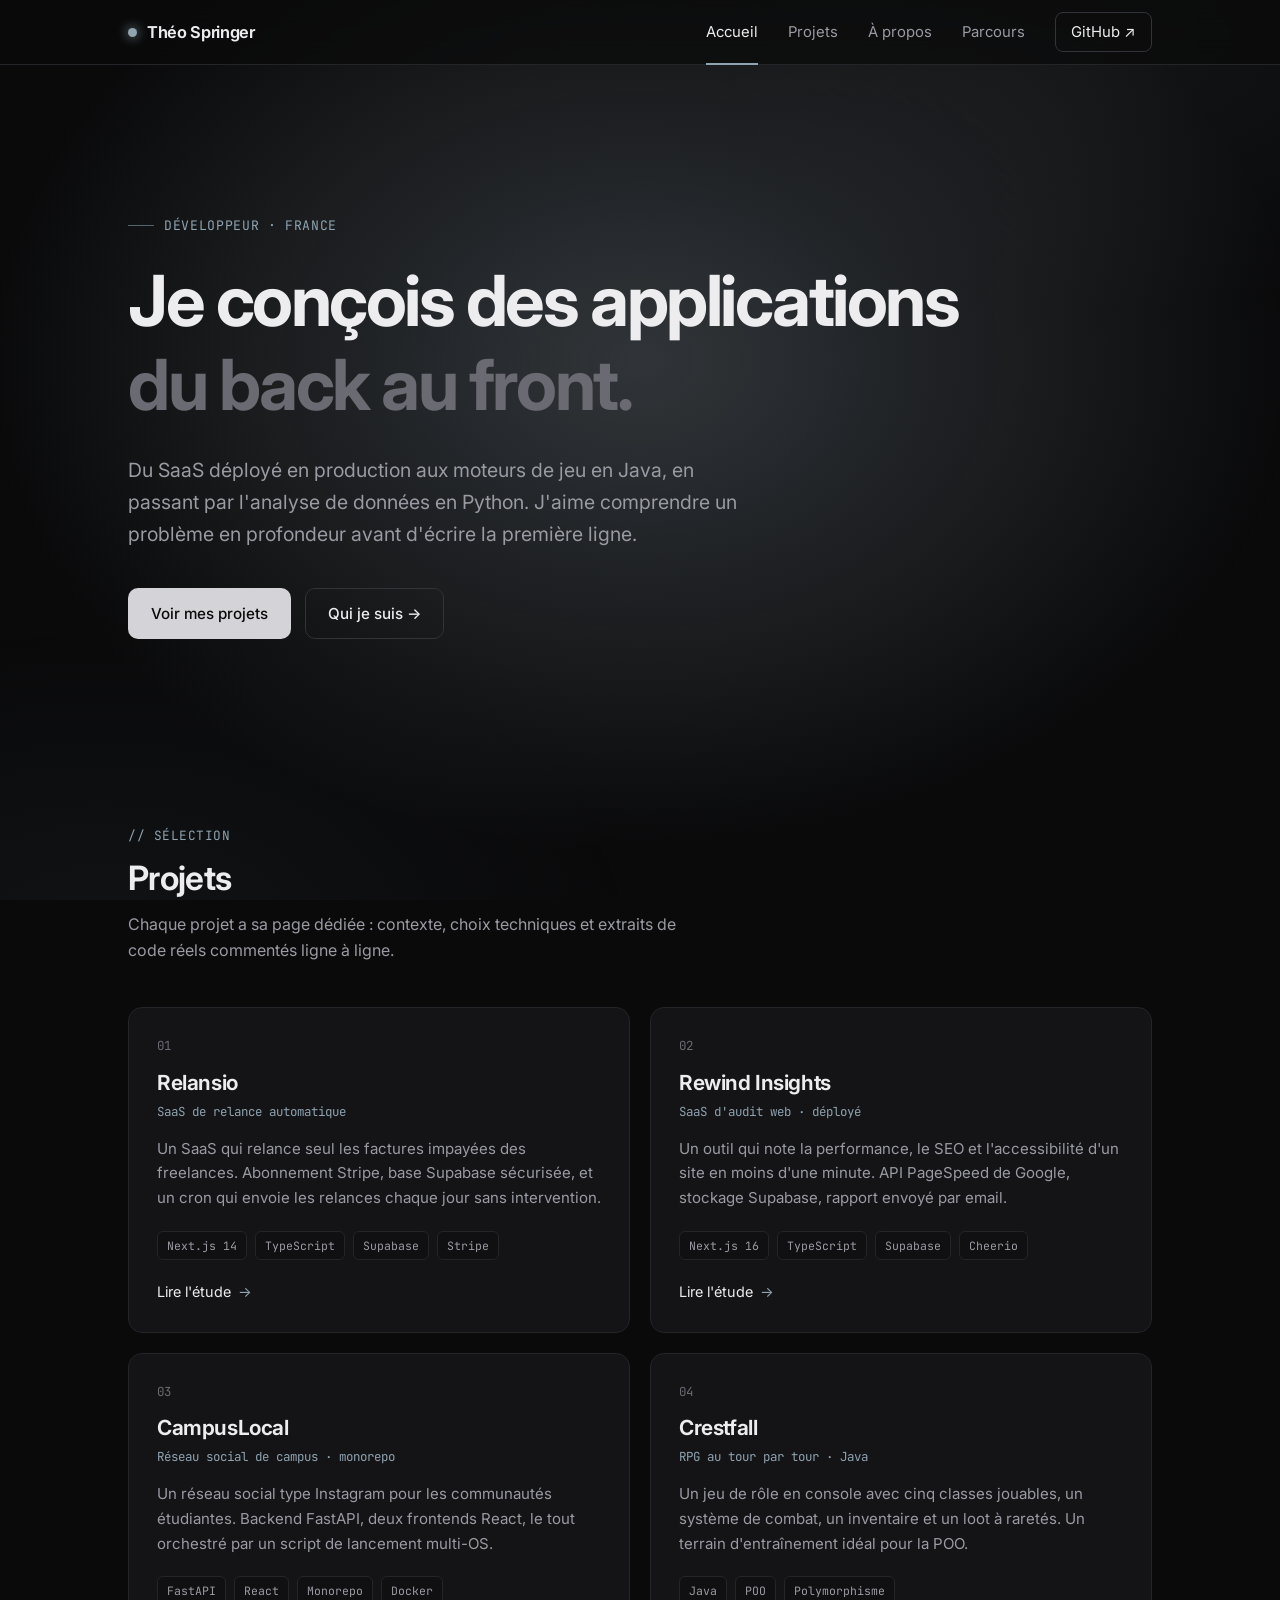
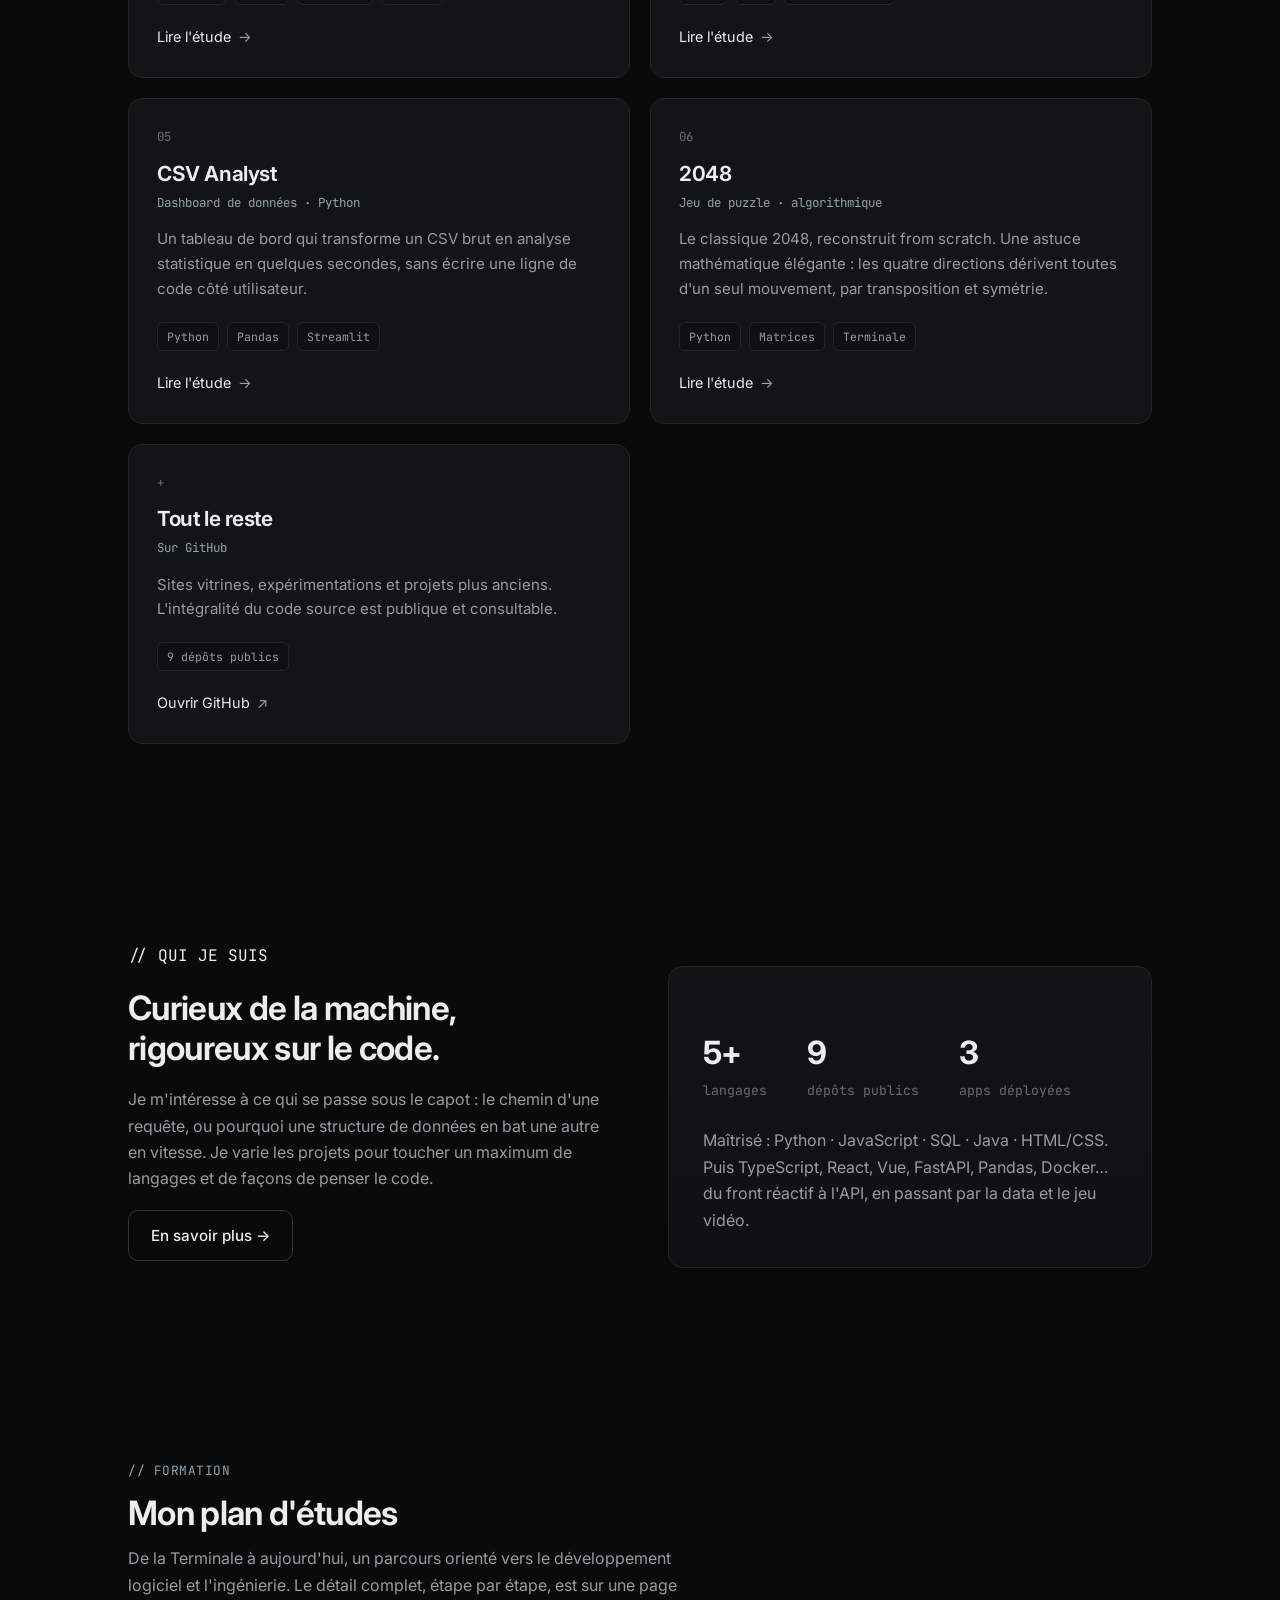
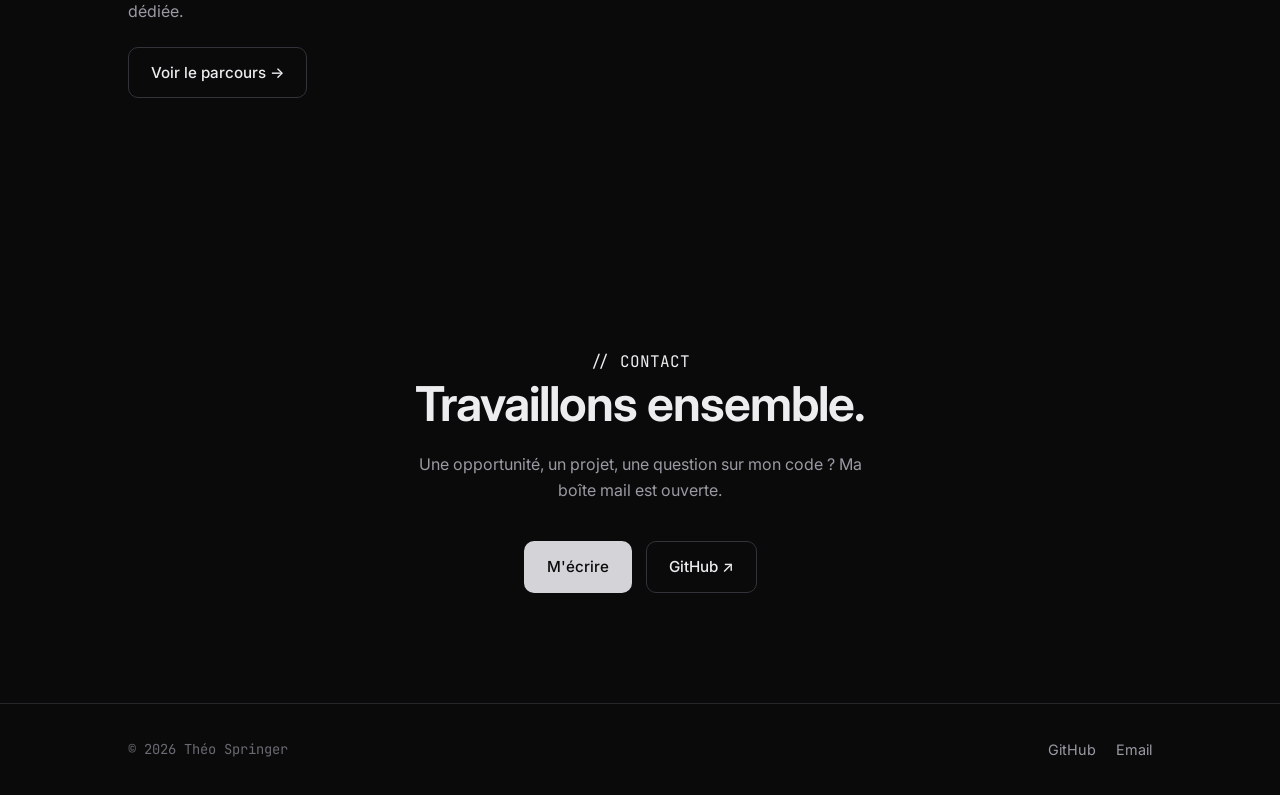
<file: index.html>
<!DOCTYPE html>
<html lang="fr">
<head>
  <meta charset="UTF-8">
  <meta name="viewport" content="width=device-width, initial-scale=1.0">
  <title>Théo Springer — Développeur</title>
  <meta name="description" content="Portfolio de Théo Springer, développeur. Projets full-stack, applications Python, jeux Java. Basé en France.">
  <link rel="preconnect" href="https://fonts.googleapis.com">
  <link rel="preconnect" href="https://fonts.gstatic.com" crossorigin>
  <link href="https://fonts.googleapis.com/css2?family=Inter:wght@400;500;600;700&family=JetBrains+Mono:wght@400;500&display=swap" rel="stylesheet">
  <link rel="stylesheet" href="assets/css/style.css">
</head>
<body>

  <nav class="nav">
    <div class="wrap nav-inner">
      <a href="index.html" class="brand"><span class="dot"></span>Théo Springer</a>
      <div class="nav-links">
        <a href="index.html" class="active">Accueil</a>
        <a href="index.html#projets">Projets</a>
        <a href="about.html">À propos</a>
        <a href="parcours.html">Parcours</a>
        <a href="https://github.com/Theo-Springer" target="_blank" rel="noopener" class="nav-cta">GitHub ↗</a>
      </div>
      <button class="burger" aria-label="Menu">☰</button>
    </div>
  </nav>

  <!-- HERO -->
  <header class="hero">
    <div class="wrap">
      <div class="reveal">
        <div class="eyebrow mono">DÉVELOPPEUR · FRANCE</div>
        <h1>Je conçois des applications<br><span class="grey">du back au front.</span></h1>
        <p class="lead">Du SaaS déployé en production aux moteurs de jeu en Java, en passant par l'analyse de données en Python. J'aime comprendre un problème en profondeur avant d'écrire la première ligne.</p>
        <div class="hero-actions">
          <a href="index.html#projets" class="btn btn-primary">Voir mes projets</a>
          <a href="about.html" class="btn btn-ghost">Qui je suis →</a>
        </div>
      </div>
    </div>
  </header>

  <!-- PROJETS -->
  <section class="section" id="projets">
    <div class="wrap">
      <div class="section-head reveal">
        <span class="kicker mono">// SÉLECTION</span>
        <h2>Projets</h2>
        <p>Chaque projet a sa page dédiée : contexte, choix techniques et extraits de code réels commentés ligne à ligne.</p>
      </div>

      <div class="grid">

        <a href="projets/relansio.html" class="card reveal">
          <span class="idx mono">01</span>
          <h3>Relansio</h3>
          <div class="role mono">SaaS de relance automatique</div>
          <p>Un SaaS qui relance seul les factures impayées des freelances. Abonnement Stripe, base Supabase sécurisée, et un cron qui envoie les relances chaque jour sans intervention.</p>
          <div class="tags">
            <span class="tag">Next.js 14</span><span class="tag">TypeScript</span><span class="tag">Supabase</span><span class="tag">Stripe</span>
          </div>
          <span class="go">Lire l'étude <span class="arrow">→</span></span>
        </a>

        <a href="projets/rewind-insights.html" class="card reveal">
          <span class="idx mono">02</span>
          <h3>Rewind Insights</h3>
          <div class="role mono">SaaS d'audit web · déployé</div>
          <p>Un outil qui note la performance, le SEO et l'accessibilité d'un site en moins d'une minute. API PageSpeed de Google, stockage Supabase, rapport envoyé par email.</p>
          <div class="tags">
            <span class="tag">Next.js 16</span><span class="tag">TypeScript</span><span class="tag">Supabase</span><span class="tag">Cheerio</span>
          </div>
          <span class="go">Lire l'étude <span class="arrow">→</span></span>
        </a>

        <a href="projets/campuslocal.html" class="card reveal">
          <span class="idx mono">03</span>
          <h3>CampusLocal</h3>
          <div class="role mono">Réseau social de campus · monorepo</div>
          <p>Un réseau social type Instagram pour les communautés étudiantes. Backend FastAPI, deux frontends React, le tout orchestré par un script de lancement multi-OS.</p>
          <div class="tags">
            <span class="tag">FastAPI</span><span class="tag">React</span><span class="tag">Monorepo</span><span class="tag">Docker</span>
          </div>
          <span class="go">Lire l'étude <span class="arrow">→</span></span>
        </a>

        <a href="projets/crestfall.html" class="card reveal">
          <span class="idx mono">04</span>
          <h3>Crestfall</h3>
          <div class="role mono">RPG au tour par tour · Java</div>
          <p>Un jeu de rôle en console avec cinq classes jouables, un système de combat, un inventaire et un loot à raretés. Un terrain d'entraînement idéal pour la POO.</p>
          <div class="tags">
            <span class="tag">Java</span><span class="tag">POO</span><span class="tag">Polymorphisme</span>
          </div>
          <span class="go">Lire l'étude <span class="arrow">→</span></span>
        </a>

        <a href="projets/csv-analyst.html" class="card reveal">
          <span class="idx mono">05</span>
          <h3>CSV Analyst</h3>
          <div class="role mono">Dashboard de données · Python</div>
          <p>Un tableau de bord qui transforme un CSV brut en analyse statistique en quelques secondes, sans écrire une ligne de code côté utilisateur.</p>
          <div class="tags">
            <span class="tag">Python</span><span class="tag">Pandas</span><span class="tag">Streamlit</span>
          </div>
          <span class="go">Lire l'étude <span class="arrow">→</span></span>
        </a>

        <a href="projets/2048.html" class="card reveal">
          <span class="idx mono">06</span>
          <h3>2048</h3>
          <div class="role mono">Jeu de puzzle · algorithmique</div>
          <p>Le classique 2048, reconstruit from scratch. Une astuce mathématique élégante : les quatre directions dérivent toutes d'un seul mouvement, par transposition et symétrie.</p>
          <div class="tags">
            <span class="tag">Python</span><span class="tag">Matrices</span><span class="tag">Terminale</span>
          </div>
          <span class="go">Lire l'étude <span class="arrow">→</span></span>
        </a>

        <a href="https://github.com/Theo-Springer" target="_blank" rel="noopener" class="card reveal">
          <span class="idx mono">+</span>
          <h3>Tout le reste</h3>
          <div class="role mono">Sur GitHub</div>
          <p>Sites vitrines, expérimentations et projets plus anciens. L'intégralité du code source est publique et consultable.</p>
          <div class="tags"><span class="tag">9 dépôts publics</span></div>
          <span class="go">Ouvrir GitHub <span class="arrow">↗</span></span>
        </a>

      </div>
    </div>
  </section>

  <!-- ABOUT TEASER -->
  <section class="section">
    <div class="wrap">
      <div class="split">
        <div class="stack reveal">
          <span class="kicker mono">// QUI JE SUIS</span>
          <h2>Curieux de la machine,<br>rigoureux sur le code.</h2>
          <p>Je m'intéresse à ce qui se passe sous le capot : le chemin d'une requête, ou pourquoi une structure de données en bat une autre en vitesse. Je varie les projets pour toucher un maximum de langages et de façons de penser le code.</p>
          <div><a href="about.html" class="btn btn-ghost">En savoir plus →</a></div>
        </div>
        <div class="reveal">
          <div class="callout">
            <div class="stat-row">
              <div class="stat"><div class="n">5+</div><div class="l mono">langages</div></div>
              <div class="stat"><div class="n">9</div><div class="l mono">dépôts publics</div></div>
              <div class="stat"><div class="n">3</div><div class="l mono">apps déployées</div></div>
            </div>
            <p style="margin-top:26px;">Maîtrisé : Python · JavaScript · SQL · Java · HTML/CSS. Puis TypeScript, React, Vue, FastAPI, Pandas, Docker… du front réactif à l'API, en passant par la data et le jeu vidéo.</p>
          </div>
        </div>
      </div>
    </div>
  </section>

  <!-- PARCOURS TEASER -->
  <section class="section">
    <div class="wrap">
      <div class="section-head reveal">
        <span class="kicker mono">// FORMATION</span>
        <h2>Mon plan d'études</h2>
        <p>De la Terminale à aujourd'hui, un parcours orienté vers le développement logiciel et l'ingénierie. Le détail complet, étape par étape, est sur une page dédiée.</p>
        <div style="margin-top:22px;"><a href="parcours.html" class="btn btn-ghost">Voir le parcours →</a></div>
      </div>
    </div>
  </section>

  <!-- CONTACT -->
  <section class="contact-band" id="contact">
    <div class="wrap reveal">
      <span class="kicker mono">// CONTACT</span>
      <h2>Travaillons ensemble.</h2>
      <p>Une opportunité, un projet, une question sur mon code ? Ma boîte mail est ouverte.</p>
      <div class="hero-actions" style="justify-content:center;">
        <a href="mailto:theo.springer.iut@gmail.com?subject=Contact%20via%20votre%20portfolio" class="btn btn-primary">M'écrire</a>
        <a href="https://github.com/Theo-Springer" target="_blank" rel="noopener" class="btn btn-ghost">GitHub ↗</a>
      </div>
    </div>
  </section>

  <footer>
    <div class="wrap foot-inner">
      <span class="muted">© 2026 Théo Springer</span>
      <div class="socials">
        <a href="https://github.com/Theo-Springer" target="_blank" rel="noopener">GitHub</a>
        <a href="mailto:theo.springer.iut@gmail.com">Email</a>
      </div>
    </div>
  </footer>

  <script src="assets/js/main.js"></script>
</body>
</html>
</file>
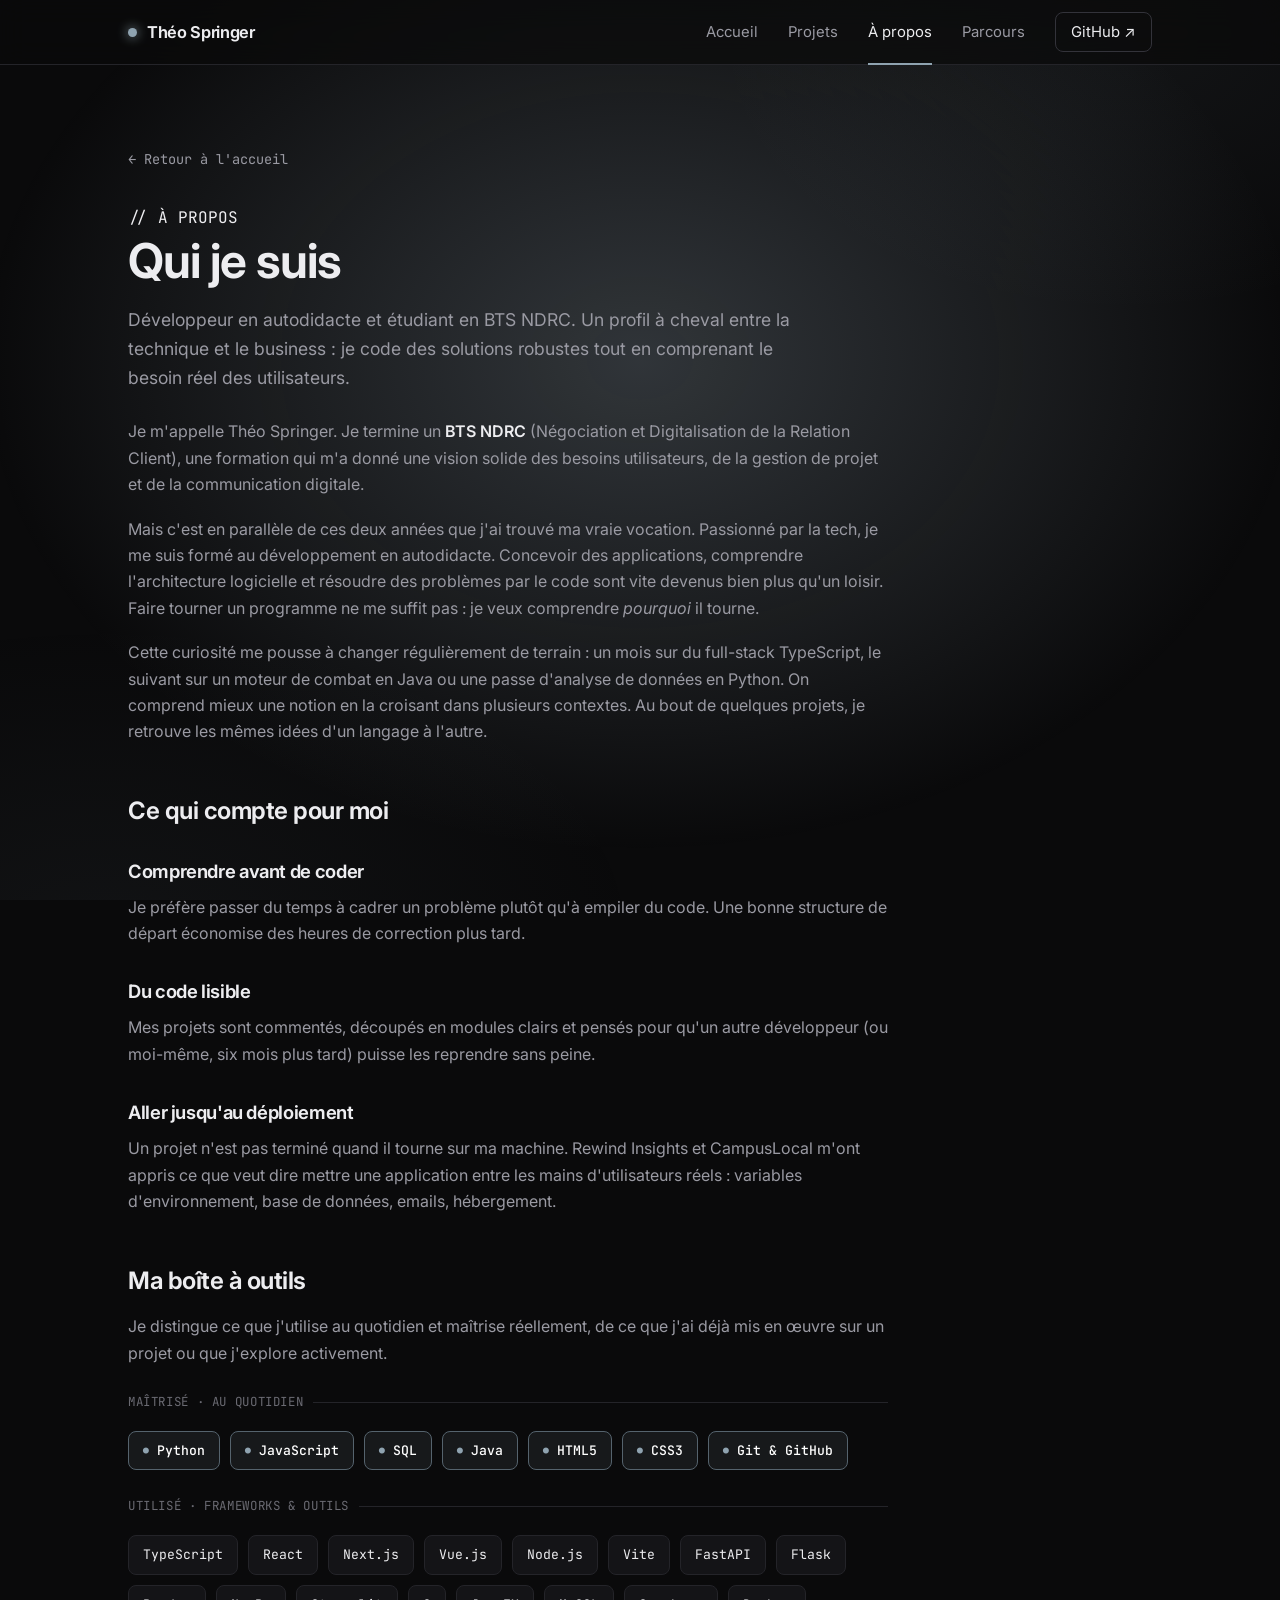
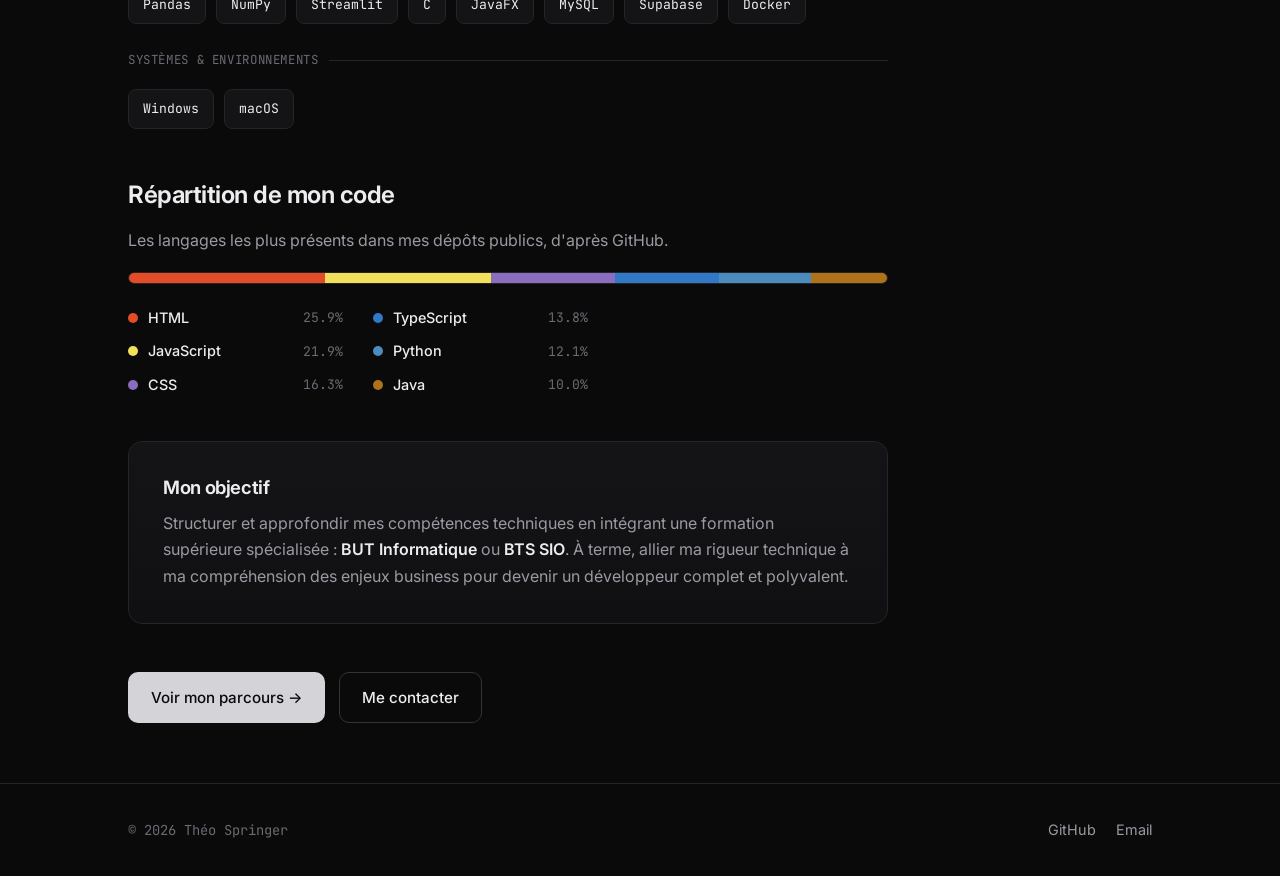
<file: about.html>
<!DOCTYPE html>
<html lang="fr">
<head>
  <meta charset="UTF-8">
  <meta name="viewport" content="width=device-width, initial-scale=1.0">
  <title>À propos — Théo Springer</title>
  <meta name="description" content="Qui est Théo Springer : parcours, valeurs et façon de travailler.">
  <link rel="preconnect" href="https://fonts.googleapis.com">
  <link rel="preconnect" href="https://fonts.gstatic.com" crossorigin>
  <link href="https://fonts.googleapis.com/css2?family=Inter:wght@400;500;600;700&family=JetBrains+Mono:wght@400;500&display=swap" rel="stylesheet">
  <link rel="stylesheet" href="assets/css/style.css">
</head>
<body>

  <nav class="nav">
    <div class="wrap nav-inner">
      <a href="index.html" class="brand"><span class="dot"></span>Théo Springer</a>
      <div class="nav-links">
        <a href="index.html">Accueil</a>
        <a href="index.html#projets">Projets</a>
        <a href="about.html" class="active">À propos</a>
        <a href="parcours.html">Parcours</a>
        <a href="https://github.com/Theo-Springer" target="_blank" rel="noopener" class="nav-cta">GitHub ↗</a>
      </div>
      <button class="burger" aria-label="Menu">☰</button>
    </div>
  </nav>

  <main class="article">
    <div class="wrap">
      <a href="index.html" class="back-link mono">← Retour à l'accueil</a>

      <div class="reveal">
        <span class="kicker mono">// À PROPOS</span>
        <h1>Qui je suis</h1>
        <p class="subtitle">Développeur en autodidacte et étudiant en BTS NDRC. Un profil à cheval entre la technique et le business : je code des solutions robustes tout en comprenant le besoin réel des utilisateurs.</p>
      </div>

      <div class="prose reveal">
        <p>Je m'appelle Théo Springer. Je termine un <strong>BTS NDRC</strong> (Négociation et Digitalisation de la Relation Client), une formation qui m'a donné une vision solide des besoins utilisateurs, de la gestion de projet et de la communication digitale.</p>

        <p>Mais c'est en parallèle de ces deux années que j'ai trouvé ma vraie vocation. Passionné par la tech, je me suis formé au développement en autodidacte. Concevoir des applications, comprendre l'architecture logicielle et résoudre des problèmes par le code sont vite devenus bien plus qu'un loisir. Faire tourner un programme ne me suffit pas : je veux comprendre <em>pourquoi</em> il tourne.</p>

        <p>Cette curiosité me pousse à changer régulièrement de terrain : un mois sur du full-stack TypeScript, le suivant sur un moteur de combat en Java ou une passe d'analyse de données en Python. On comprend mieux une notion en la croisant dans plusieurs contextes. Au bout de quelques projets, je retrouve les mêmes idées d'un langage à l'autre.</p>

        <h2>Ce qui compte pour moi</h2>
        <h3>Comprendre avant de coder</h3>
        <p>Je préfère passer du temps à cadrer un problème plutôt qu'à empiler du code. Une bonne structure de départ économise des heures de correction plus tard.</p>

        <h3>Du code lisible</h3>
        <p>Mes projets sont commentés, découpés en modules clairs et pensés pour qu'un autre développeur (ou moi-même, six mois plus tard) puisse les reprendre sans peine.</p>

        <h3>Aller jusqu'au déploiement</h3>
        <p>Un projet n'est pas terminé quand il tourne sur ma machine. Rewind Insights et CampusLocal m'ont appris ce que veut dire mettre une application entre les mains d'utilisateurs réels : variables d'environnement, base de données, emails, hébergement.</p>

        <h2>Ma boîte à outils</h2>
        <p>Je distingue ce que j'utilise au quotidien et maîtrise réellement, de ce que j'ai déjà mis en œuvre sur un projet ou que j'explore activement.</p>

        <div class="skill-group">
          <div class="lvl">Maîtrisé · au quotidien</div>
          <div class="chips">
            <span class="chip core">Python</span>
            <span class="chip core">JavaScript</span>
            <span class="chip core">SQL</span>
            <span class="chip core">Java</span>
            <span class="chip core">HTML5</span>
            <span class="chip core">CSS3</span>
            <span class="chip core">Git &amp; GitHub</span>
          </div>
        </div>

        <div class="skill-group">
          <div class="lvl">Utilisé · frameworks &amp; outils</div>
          <div class="chips">
            <span class="chip">TypeScript</span>
            <span class="chip">React</span>
            <span class="chip">Next.js</span>
            <span class="chip">Vue.js</span>
            <span class="chip">Node.js</span>
            <span class="chip">Vite</span>
            <span class="chip">FastAPI</span>
            <span class="chip">Flask</span>
            <span class="chip">Pandas</span>
            <span class="chip">NumPy</span>
            <span class="chip">Streamlit</span>
            <span class="chip">C</span>
            <span class="chip">JavaFX</span>
            <span class="chip">MySQL</span>
            <span class="chip">Supabase</span>
            <span class="chip">Docker</span>
          </div>
        </div>

        <div class="skill-group">
          <div class="lvl">Systèmes &amp; environnements</div>
          <div class="chips">
            <span class="chip">Windows</span>
            <span class="chip">macOS</span>
          </div>
        </div>

        <h2>Répartition de mon code</h2>
        <p>Les langages les plus présents dans mes dépôts publics, d'après GitHub.</p>
        <div class="lang-bar">
          <span style="width:25.90%;background:#e34c26" title="HTML 25.9%"></span>
          <span style="width:21.92%;background:#f1e05a" title="JavaScript 21.9%"></span>
          <span style="width:16.30%;background:#8a6dbf" title="CSS 16.3%"></span>
          <span style="width:13.77%;background:#3178c6" title="TypeScript 13.8%"></span>
          <span style="width:12.09%;background:#4b8bbe" title="Python 12.1%"></span>
          <span style="width:10.01%;background:#b07219" title="Java 10.0%"></span>
        </div>
        <div class="lang-legend">
          <div class="row"><span class="dot-c" style="background:#e34c26"></span><b>HTML</b><span class="pct">25.9%</span></div>
          <div class="row"><span class="dot-c" style="background:#3178c6"></span><b>TypeScript</b><span class="pct">13.8%</span></div>
          <div class="row"><span class="dot-c" style="background:#f1e05a"></span><b>JavaScript</b><span class="pct">21.9%</span></div>
          <div class="row"><span class="dot-c" style="background:#4b8bbe"></span><b>Python</b><span class="pct">12.1%</span></div>
          <div class="row"><span class="dot-c" style="background:#8a6dbf"></span><b>CSS</b><span class="pct">16.3%</span></div>
          <div class="row"><span class="dot-c" style="background:#b07219"></span><b>Java</b><span class="pct">10.0%</span></div>
        </div>

        <div class="callout" style="margin-top:44px;">
          <h3 style="margin-top:0;">Mon objectif</h3>
          <p style="margin-bottom:0;">Structurer et approfondir mes compétences techniques en intégrant une formation supérieure spécialisée : <strong>BUT Informatique</strong> ou <strong>BTS SIO</strong>. À terme, allier ma rigueur technique à ma compréhension des enjeux business pour devenir un développeur complet et polyvalent.</p>
        </div>
      </div>

      <div class="hero-actions reveal" style="margin-top:48px;">
        <a href="parcours.html" class="btn btn-primary">Voir mon parcours →</a>
        <a href="mailto:theo.springer.iut@gmail.com?subject=Contact%20via%20votre%20portfolio" class="btn btn-ghost">Me contacter</a>
      </div>
    </div>
  </main>

  <footer>
    <div class="wrap foot-inner">
      <span class="muted">© 2026 Théo Springer</span>
      <div class="socials">
        <a href="https://github.com/Theo-Springer" target="_blank" rel="noopener">GitHub</a>
        <a href="mailto:theo.springer.iut@gmail.com">Email</a>
      </div>
    </div>
  </footer>

  <script src="assets/js/main.js"></script>
</body>
</html>
</file>
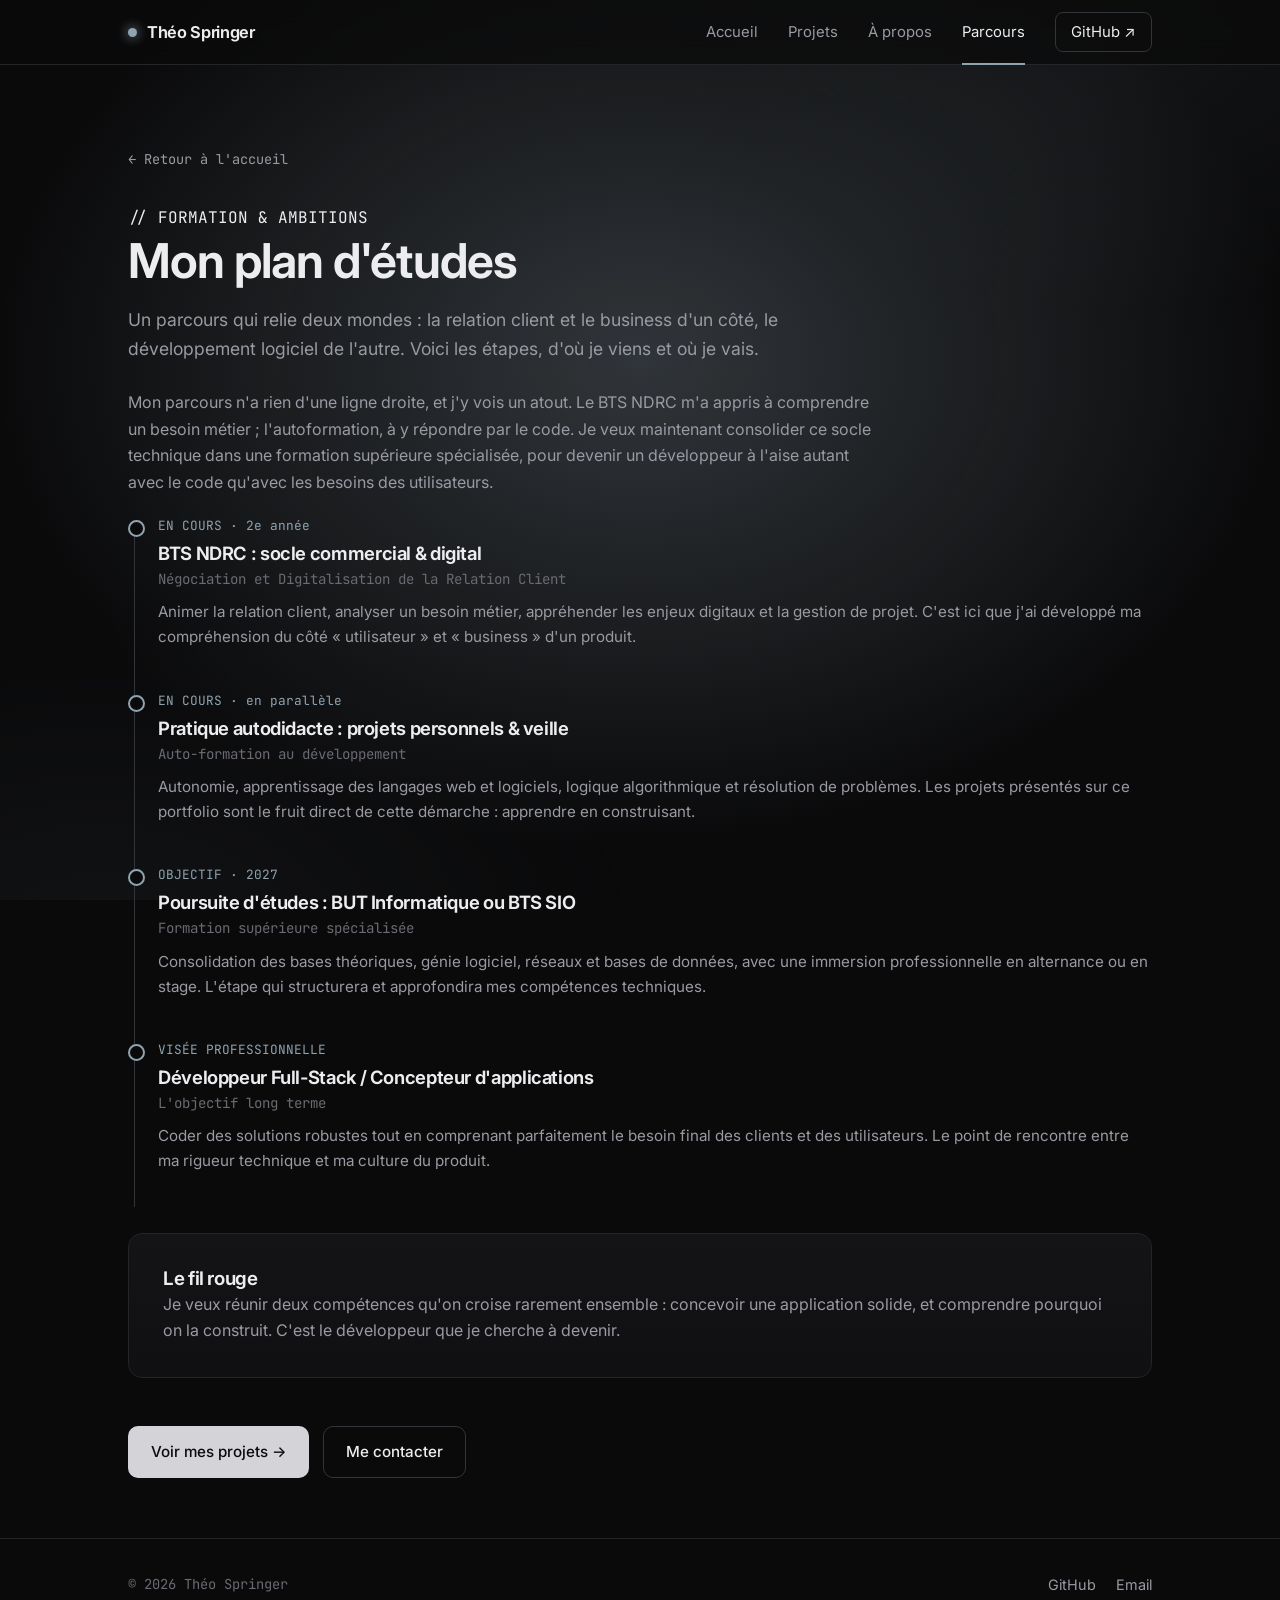
<file: parcours.html>
<!DOCTYPE html>
<html lang="fr">
<head>
  <meta charset="UTF-8">
  <meta name="viewport" content="width=device-width, initial-scale=1.0">
  <title>Parcours — Théo Springer</title>
  <meta name="description" content="Plan d'études et ambitions de Théo Springer : du BTS NDRC au BUT Informatique / BTS SIO.">
  <link rel="preconnect" href="https://fonts.googleapis.com">
  <link rel="preconnect" href="https://fonts.gstatic.com" crossorigin>
  <link href="https://fonts.googleapis.com/css2?family=Inter:wght@400;500;600;700&family=JetBrains+Mono:wght@400;500&display=swap" rel="stylesheet">
  <link rel="stylesheet" href="assets/css/style.css">
</head>
<body>

  <nav class="nav">
    <div class="wrap nav-inner">
      <a href="index.html" class="brand"><span class="dot"></span>Théo Springer</a>
      <div class="nav-links">
        <a href="index.html">Accueil</a>
        <a href="index.html#projets">Projets</a>
        <a href="about.html">À propos</a>
        <a href="parcours.html" class="active">Parcours</a>
        <a href="https://github.com/Theo-Springer" target="_blank" rel="noopener" class="nav-cta">GitHub ↗</a>
      </div>
      <button class="burger" aria-label="Menu">☰</button>
    </div>
  </nav>

  <main class="article">
    <div class="wrap">
      <a href="index.html" class="back-link mono">← Retour à l'accueil</a>

      <div class="reveal">
        <span class="kicker mono">// FORMATION & AMBITIONS</span>
        <h1>Mon plan d'études</h1>
        <p class="subtitle">Un parcours qui relie deux mondes : la relation client et le business d'un côté, le développement logiciel de l'autre. Voici les étapes, d'où je viens et où je vais.</p>
      </div>

      <div class="prose reveal" style="margin-bottom:20px;">
        <p>Mon parcours n'a rien d'une ligne droite, et j'y vois un atout. Le BTS NDRC m'a appris à comprendre un besoin métier ; l'autoformation, à y répondre par le code. Je veux maintenant consolider ce socle technique dans une formation supérieure spécialisée, pour devenir un développeur à l'aise autant avec le code qu'avec les besoins des utilisateurs.</p>
      </div>

      <div class="reveal">
        <div class="timeline">

          <div class="tl-item">
            <div class="when mono">EN COURS · 2e année</div>
            <h3>BTS NDRC : socle commercial &amp; digital</h3>
            <div class="where mono">Négociation et Digitalisation de la Relation Client</div>
            <p>Animer la relation client, analyser un besoin métier, appréhender les enjeux digitaux et la gestion de projet. C'est ici que j'ai développé ma compréhension du côté « utilisateur » et « business » d'un produit.</p>
          </div>

          <div class="tl-item">
            <div class="when mono">EN COURS · en parallèle</div>
            <h3>Pratique autodidacte : projets personnels &amp; veille</h3>
            <div class="where mono">Auto-formation au développement</div>
            <p>Autonomie, apprentissage des langages web et logiciels, logique algorithmique et résolution de problèmes. Les projets présentés sur ce portfolio sont le fruit direct de cette démarche : apprendre en construisant.</p>
          </div>

          <div class="tl-item">
            <div class="when mono">OBJECTIF · 2027</div>
            <h3>Poursuite d'études : BUT Informatique ou BTS SIO</h3>
            <div class="where mono">Formation supérieure spécialisée</div>
            <p>Consolidation des bases théoriques, génie logiciel, réseaux et bases de données, avec une immersion professionnelle en alternance ou en stage. L'étape qui structurera et approfondira mes compétences techniques.</p>
          </div>

          <div class="tl-item">
            <div class="when mono">VISÉE PROFESSIONNELLE</div>
            <h3>Développeur Full-Stack / Concepteur d'applications</h3>
            <div class="where mono">L'objectif long terme</div>
            <p>Coder des solutions robustes tout en comprenant parfaitement le besoin final des clients et des utilisateurs. Le point de rencontre entre ma rigueur technique et ma culture du produit.</p>
          </div>

        </div>
      </div>

      <div class="callout reveal" style="margin-top:20px;">
        <h3 style="margin-top:0;">Le fil rouge</h3>
        <p style="margin-bottom:0;">Je veux réunir deux compétences qu'on croise rarement ensemble : concevoir une application solide, et comprendre pourquoi on la construit. C'est le développeur que je cherche à devenir.</p>
      </div>

      <div class="hero-actions reveal" style="margin-top:48px;">
        <a href="index.html#projets" class="btn btn-primary">Voir mes projets →</a>
        <a href="mailto:theo.springer.iut@gmail.com?subject=Contact%20via%20votre%20portfolio" class="btn btn-ghost">Me contacter</a>
      </div>
    </div>
  </main>

  <footer>
    <div class="wrap foot-inner">
      <span class="muted">© 2026 Théo Springer</span>
      <div class="socials">
        <a href="https://github.com/Theo-Springer" target="_blank" rel="noopener">GitHub</a>
        <a href="mailto:theo.springer.iut@gmail.com">Email</a>
      </div>
    </div>
  </footer>

  <script src="assets/js/main.js"></script>
</body>
</html>
</file>
<file: assets/css/style.css>
/* =========================================================
   Théo Springer — Portfolio
   Thème : noir / gris sombre, minimaliste
   ========================================================= */

:root {
  --bg:        #0a0a0b;
  --bg-soft:   #101012;
  --card:      #141417;
  --card-hover:#1a1a1e;
  --border:    #242429;
  --border-lit:#33333a;
  --text:      #ededf0;
  --muted:     #9a9aa3;
  --dim:       #6a6a72;
  --accent:    #d4d4d8;
  --frost:     #8fa3b0;   /* accent froid, discret */
  --frost-dim: #55636d;
  --danger:    #c76b6b;
  --radius:    14px;
  --radius-sm: 9px;
  --maxw:      1080px;
  --font:      'Inter', system-ui, -apple-system, sans-serif;
  --mono:      'JetBrains Mono', ui-monospace, 'SF Mono', Menlo, monospace;
  --shadow:    0 20px 60px -20px rgba(0,0,0,0.7);
}

* { box-sizing: border-box; margin: 0; padding: 0; }

html { scroll-behavior: smooth; }

body {
  font-family: var(--font);
  background: var(--bg);
  color: var(--text);
  line-height: 1.65;
  -webkit-font-smoothing: antialiased;
  text-rendering: optimizeLegibility;
  overflow-x: hidden;
}

/* subtle grain / vignette backdrop */
body::before {
  content: "";
  position: fixed;
  inset: 0;
  pointer-events: none;
  z-index: 0;
  background:
    radial-gradient(1100px 820px at 50% 40%, rgba(188,208,224,0.22), transparent 60%),
    radial-gradient(680px 460px at 88% 4%, rgba(143,163,176,0.07), transparent 60%),
    radial-gradient(900px 520px at 8% 104%, rgba(143,163,176,0.06), transparent 60%);
  animation: halo 9s ease-in-out infinite;
}
@keyframes halo {
  0%, 100% { opacity: .9; }
  50%      { opacity: 1; }
}

.wrap { max-width: var(--maxw); margin: 0 auto; padding: 0 28px; position: relative; z-index: 1; }

a { color: inherit; text-decoration: none; transition: color .2s ease; }
a:hover { color: #fff; }

h1, h2, h3 { line-height: 1.2; letter-spacing: -0.02em; font-weight: 650; }
h2 { font-size: clamp(1.5rem, 3vw, 2.1rem); }
p  { color: var(--muted); }

.mono { font-family: var(--mono); }
.accent { color: var(--frost); }

/* ---------- Navbar ---------- */
.nav {
  position: sticky; top: 0; z-index: 50;
  backdrop-filter: blur(14px);
  background: rgba(10,10,11,0.72);
  border-bottom: 1px solid var(--border);
}
.nav-inner { display: flex; align-items: center; justify-content: space-between; height: 64px; }
.brand { font-weight: 650; letter-spacing: -0.02em; font-size: 1.02rem; display: flex; align-items: center; gap: 10px; }
.brand .dot { width: 9px; height: 9px; border-radius: 50%; background: var(--frost); box-shadow: 0 0 12px var(--frost); }
.nav-links { display: flex; gap: 30px; align-items: center; }
.nav-links a { color: var(--muted); font-size: .93rem; position: relative; }
.nav-links a:hover { color: var(--text); }
.nav-links a.active { color: var(--text); }
.nav-links a.active::after {
  content: ""; position: absolute; left: 0; right: 0; bottom: -21px; height: 2px;
  background: var(--frost);
}
.nav-cta {
  border: 1px solid var(--border-lit); padding: 7px 15px; border-radius: 8px;
  font-size: .9rem; color: var(--text) !important; transition: all .2s ease;
}
.nav-cta:hover { border-color: var(--frost); background: rgba(143,163,176,0.08); }
.burger { display: none; background: none; border: none; color: var(--text); cursor: pointer; font-size: 1.5rem; }

/* ---------- Hero ---------- */
.hero { padding: clamp(70px, 13vw, 150px) 0 clamp(50px, 8vw, 90px); }
.hero .eyebrow {
  font-family: var(--mono); font-size: .82rem; color: var(--frost);
  letter-spacing: .05em; margin-bottom: 22px; display: flex; align-items: center; gap: 10px;
}
.hero .eyebrow::before { content: ""; width: 26px; height: 1px; background: var(--frost-dim); }
.hero h1 {
  font-size: clamp(2.4rem, 6.5vw, 4.4rem); font-weight: 700; letter-spacing: -0.035em;
  margin-bottom: 26px;
}
.hero h1 .grey { color: var(--dim); }
.hero .lead { font-size: clamp(1.02rem, 2vw, 1.22rem); max-width: 620px; color: var(--muted); }
.hero-actions { display: flex; gap: 14px; margin-top: 38px; flex-wrap: wrap; }

.btn {
  display: inline-flex; align-items: center; gap: 9px; padding: 12px 22px;
  border-radius: 10px; font-size: .95rem; font-weight: 500; cursor: pointer;
  transition: all .2s ease; border: 1px solid transparent;
}
.btn-primary { background: var(--accent); color: #0a0a0b; }
.btn-primary:hover { background: #fff; color: #0a0a0b; transform: translateY(-2px); }
.btn-ghost { border-color: var(--border-lit); color: var(--text); }
.btn-ghost:hover { border-color: var(--frost); background: rgba(143,163,176,0.06); color: #fff; }

/* ---------- Section headers ---------- */
.section { padding: clamp(56px, 9vw, 96px) 0; }
.section-head { margin-bottom: 44px; }
.section-head .kicker {
  font-family: var(--mono); font-size: .8rem; color: var(--frost); letter-spacing: .04em;
  margin-bottom: 12px; display: block;
}
.section-head p { max-width: 560px; margin-top: 12px; }

/* ---------- Project grid ---------- */
.grid { display: grid; grid-template-columns: repeat(2, 1fr); gap: 20px; }
.card {
  background: var(--card); border: 1px solid var(--border); border-radius: var(--radius);
  padding: 28px; transition: all .25s ease; position: relative; overflow: hidden;
  display: flex; flex-direction: column;
}
.card::after {
  content: ""; position: absolute; inset: 0; border-radius: var(--radius);
  border: 1px solid transparent; transition: border-color .25s ease; pointer-events: none;
}
.card:hover { background: var(--card-hover); transform: translateY(-4px); box-shadow: var(--shadow); }
.card:hover::after { border-color: var(--border-lit); }
.card .idx { font-family: var(--mono); font-size: .78rem; color: var(--dim); }
.card h3 { font-size: 1.3rem; margin: 14px 0 6px; }
.card .role { font-family: var(--mono); font-size: .78rem; color: var(--frost); margin-bottom: 14px; }
.card p { font-size: .94rem; flex: 1; }
.card .tags { display: flex; flex-wrap: wrap; gap: 8px; margin-top: 20px; }
.tag {
  font-family: var(--mono); font-size: .72rem; color: var(--muted);
  border: 1px solid var(--border); border-radius: 6px; padding: 4px 9px; background: var(--bg-soft);
}
.card .go { margin-top: 20px; font-size: .9rem; color: var(--text); display: inline-flex; align-items: center; gap: 7px; }
.card:hover .go { color: #fff; }
.card:hover .go .arrow { transform: translateX(4px); }
.go .arrow { transition: transform .2s ease; color: var(--frost); }

/* ---------- Split / about teaser ---------- */
.split { display: grid; grid-template-columns: 1fr 1fr; gap: 56px; align-items: center; }
.split .stack { display: flex; flex-direction: column; gap: 18px; }
.stat-row { display: flex; gap: 40px; margin-top: 26px; flex-wrap: wrap; }
.stat .n { font-size: 2rem; font-weight: 700; letter-spacing: -0.03em; }
.stat .l { font-size: .82rem; color: var(--dim); font-family: var(--mono); }

/* ---------- Article / project detail ---------- */
.article { padding: clamp(48px, 8vw, 80px) 0 60px; }
.back-link { font-family: var(--mono); font-size: .85rem; color: var(--muted); display: inline-flex; gap: 8px; margin-bottom: 34px; }
.back-link:hover { color: var(--text); }
.article h1 { font-size: clamp(2rem, 5vw, 3rem); margin-bottom: 16px; }
.article .subtitle { font-size: 1.1rem; color: var(--muted); max-width: 680px; margin-bottom: 26px; }
.meta-bar { display: flex; flex-wrap: wrap; gap: 26px; padding: 20px 0; border-top: 1px solid var(--border); border-bottom: 1px solid var(--border); margin-bottom: 46px; }
.meta-bar .item .k { font-family: var(--mono); font-size: .72rem; color: var(--dim); text-transform: uppercase; letter-spacing: .05em; }
.meta-bar .item .v { font-size: .95rem; margin-top: 3px; }
.meta-bar .item .v a.accent:hover { color:#fff; }

.prose { max-width: 760px; }
.prose h2 { margin: 52px 0 18px; font-size: 1.5rem; }
.prose h3 { margin: 34px 0 12px; font-size: 1.15rem; color: var(--text); }
.prose p { margin-bottom: 18px; color: var(--muted); }
.prose ul { margin: 0 0 20px 20px; color: var(--muted); }
.prose li { margin-bottom: 8px; }
.prose strong { color: var(--text); font-weight: 600; }
.prose code:not(pre code) {
  font-family: var(--mono); font-size: .86em; background: var(--bg-soft);
  border: 1px solid var(--border); border-radius: 5px; padding: 2px 6px; color: var(--frost);
}

/* code blocks */
.code-block { margin: 26px 0 30px; border: 1px solid var(--border); border-radius: var(--radius); overflow: hidden; background: #0d1117; }
.code-head {
  display: flex; align-items: center; justify-content: space-between;
  padding: 10px 16px; background: var(--bg-soft); border-bottom: 1px solid var(--border);
}
.code-head .file { font-family: var(--mono); font-size: .8rem; color: var(--muted); }
.code-head .dots { display: flex; gap: 7px; }
.code-head .dots span { width: 11px; height: 11px; border-radius: 50%; background: var(--border-lit); }
.code-block pre { margin: 0; padding: 20px; overflow-x: auto; font-size: .84rem; line-height: 1.6; }
.code-block pre code { font-family: var(--mono); background: none; border: none; padding: 0; }
.code-note {
  border-left: 2px solid var(--frost-dim); padding: 4px 0 4px 18px; margin: 22px 0;
  color: var(--muted); font-size: .95rem;
}
.code-note strong { color: var(--frost); }

/* ---------- Timeline (parcours) ---------- */
.timeline { position: relative; margin-top: 20px; padding-left: 30px; }
.timeline::before { content: ""; position: absolute; left: 6px; top: 6px; bottom: 6px; width: 1px; background: var(--border-lit); }
.tl-item { position: relative; padding-bottom: 40px; }
.tl-item::before {
  content: ""; position: absolute; left: -30px; top: 5px; width: 13px; height: 13px;
  border-radius: 50%; background: var(--bg); border: 2px solid var(--frost);
}
.tl-item .when { font-family: var(--mono); font-size: .8rem; color: var(--frost); }
.tl-item h3 { font-size: 1.15rem; margin: 6px 0 4px; }
.tl-item .where { font-size: .88rem; color: var(--dim); margin-bottom: 8px; }
.tl-item p { font-size: .95rem; }

/* ---------- Skills grid ---------- */
.chips { display: flex; flex-wrap: wrap; gap: 10px; margin-top: 18px; }
.chip {
  font-family: var(--mono); font-size: .82rem; color: var(--text);
  border: 1px solid var(--border); border-radius: 8px; padding: 8px 14px; background: var(--card);
}

/* ---------- Skills tiers ---------- */
.skill-group { margin-top: 26px; }
.skill-group .lvl {
  font-family: var(--mono); font-size: .78rem; letter-spacing: .05em; text-transform: uppercase;
  color: var(--dim); display: flex; align-items: center; gap: 10px; margin-bottom: 14px;
}
.skill-group .lvl::after { content: ""; flex: 1; height: 1px; background: var(--border); }
.chip.core {
  border-color: var(--frost-dim); color: #fff; background: rgba(143,163,176,0.10);
  font-weight: 500;
}
.chip.core::before {
  content: "●"; color: var(--frost); font-size: .6rem; margin-right: 8px; vertical-align: middle;
}

/* ---------- Language bar ---------- */
.lang-bar {
  display: flex; height: 12px; border-radius: 6px; overflow: hidden; margin: 6px 0 22px;
  border: 1px solid var(--border);
}
.lang-bar span { height: 100%; }
.lang-legend { display: grid; grid-template-columns: repeat(2, 1fr); gap: 10px 30px; max-width: 460px; }
.lang-legend .row { display: flex; align-items: center; gap: 10px; font-size: .9rem; color: var(--muted); }
.lang-legend .row b { color: var(--text); font-weight: 500; }
.lang-legend .dot-c { width: 10px; height: 10px; border-radius: 50%; flex-shrink: 0; }
.lang-legend .pct { margin-left: auto; font-family: var(--mono); font-size: .82rem; color: var(--dim); }

/* ---------- Callout ---------- */
.callout {
  background: linear-gradient(180deg, var(--card), var(--bg-soft));
  border: 1px solid var(--border); border-radius: var(--radius); padding: 34px;
  margin-top: 30px;
}
.editable {
  border: 1px dashed var(--frost-dim); border-radius: var(--radius-sm);
  padding: 3px 0; position: relative;
}

/* ---------- Contact / footer ---------- */
.contact-band { text-align: center; padding: clamp(60px, 10vw, 110px) 0; }
.contact-band h2 { font-size: clamp(1.8rem, 5vw, 3rem); margin-bottom: 18px; }
.contact-band p { max-width: 480px; margin: 0 auto 30px; }
footer { border-top: 1px solid var(--border); padding: 34px 0; }
.foot-inner { display: flex; justify-content: space-between; align-items: center; flex-wrap: wrap; gap: 16px; }
footer .muted { color: var(--dim); font-size: .86rem; font-family: var(--mono); }
.socials { display: flex; gap: 20px; }
.socials a { color: var(--muted); font-size: .9rem; }
.socials a:hover { color: var(--text); }

/* ---------- Reveal animation ---------- */
.reveal { opacity: 0; transform: translateY(18px); transition: opacity .6s ease, transform .6s ease; }
.reveal.in { opacity: 1; transform: none; }

/* ---------- Responsive ---------- */
@media (max-width: 820px) {
  .grid { grid-template-columns: 1fr; }
  .split { grid-template-columns: 1fr; gap: 34px; }
  .nav-links { position: fixed; inset: 64px 0 auto 0; flex-direction: column; background: var(--bg-soft);
    border-bottom: 1px solid var(--border); padding: 20px 28px; gap: 18px; display: none; }
  .nav-links.open { display: flex; }
  .nav-links a.active::after { display: none; }
  .burger { display: block; }
}

@media (prefers-reduced-motion: reduce) {
  .reveal { opacity: 1; transform: none; transition: none; }
  html { scroll-behavior: auto; }
  body::before { animation: none; }
}
</file>
